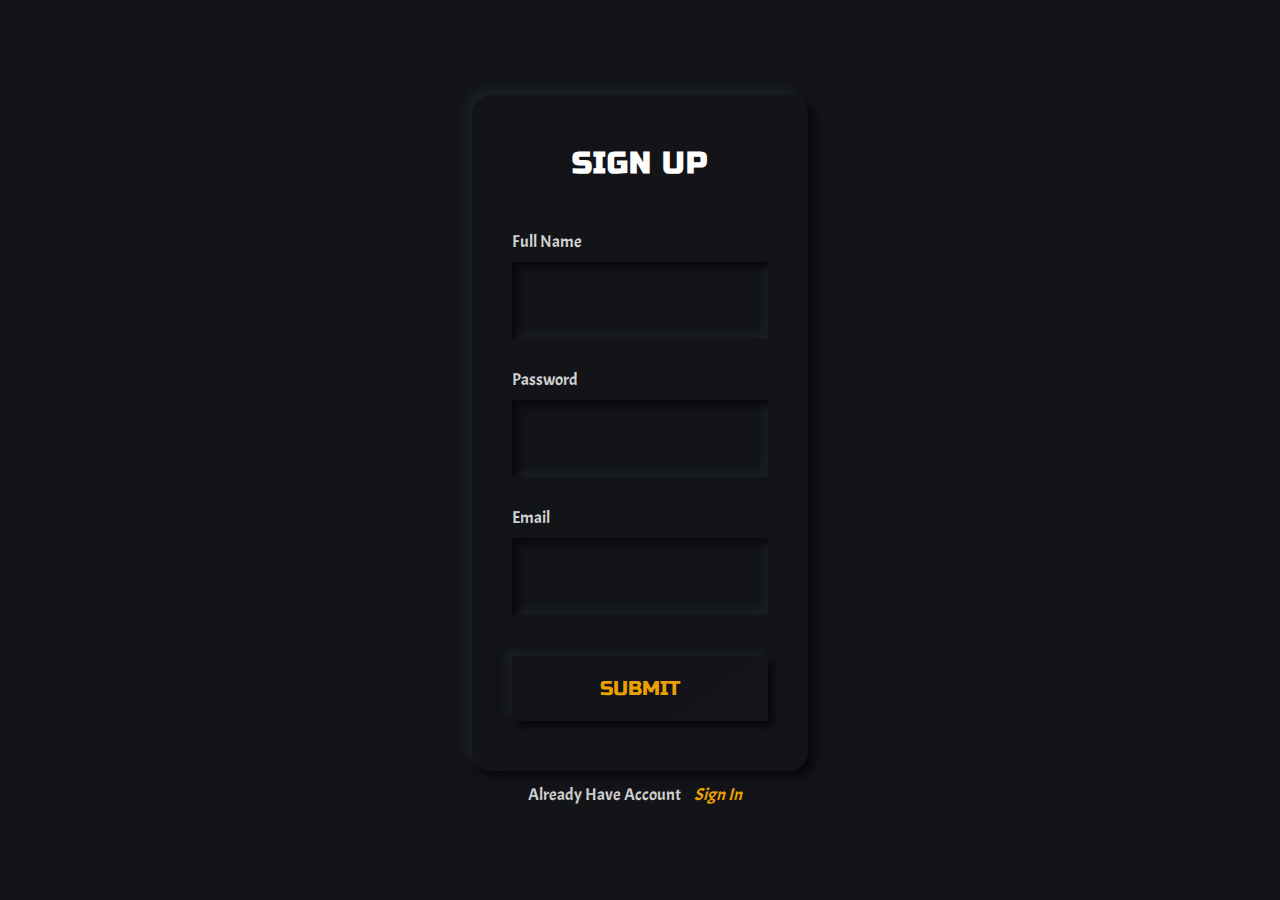
<file: index.html>
<!DOCTYPE html>
<html lang="en">
  <head>
    <meta charset="UTF-8" />
    <meta http-equiv="X-UA-Compatible" content="IE=edge" />
    <meta name="viewport" content="width=device-width, initial-scale=1.0" />
    <link rel="stylesheet" href="style.css" />
    <title>Sign Up</title>
  </head>
  <body>
    <form>
      <h2>SIGN UP</h2>
      <label>Full Name</label>
      <input type="text" />
      <label>Password</label>
      <input type="password" />
      <label>Email</label>
      <input type="email" />
      <button>SUBMIT</button>
    </form>
    <p>Already Have Account <a href="signIn.html">Sign In</a></p>
  </body>
</html>
</file>
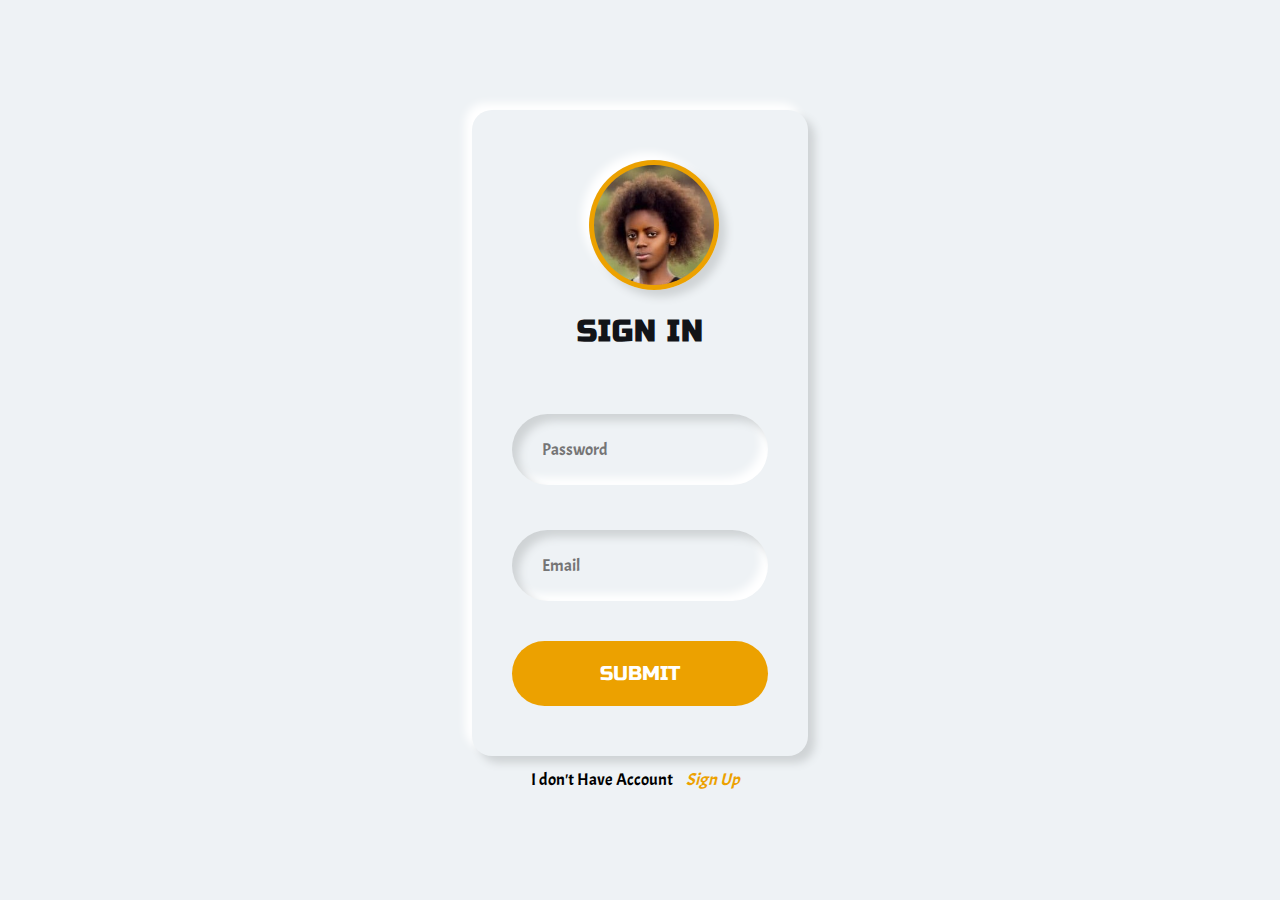
<file: signIn.html>
<!DOCTYPE html>
<html lang="en">
  <head>
    <meta charset="UTF-8" />
    <meta http-equiv="X-UA-Compatible" content="IE=edge" />
    <meta name="viewport" content="width=device-width, initial-scale=1.0" />
    <link rel="stylesheet" href="signIn.css" />
    <title>Sign In</title>
  </head>
  <body>
    <form>
      <div class="user">
        <img src="user.jpg" />
      </div>
      <h2>SIGN IN</h2>
      <input type="password" placeholder="Password" />
      <input type="email" placeholder="Email" />
      <button>SUBMIT</button>
    </form>
    <p>I don't Have Account <a href="index.html">Sign Up</a></p>
  </body>
</html>
</file>
<file: style.css>
@import url("https://fonts.googleapis.com/css2?family=Acme&family=Baloo+2&family=Roboto:wght@300&family=Russo+One&display=swap");
/* font-family: 'Acme', sans-serif;
font-family: 'Baloo 2', cursive;
font-family: 'Roboto', sans-serif;
font-family: 'Russo One', sans-serif; */

* {
  padding: 0;
  margin: 0;
}
body {
  display: flex;
  justify-content: center;
  align-items: center;
  height: 100vh;
  background: #121418;
  flex-direction: column;
}
body p {
  margin-top: 1%;
  font-size: 17px;
  font-family: "Acme", sans-serif;
  color: rgb(206, 206, 206);
}
body p a {
  padding: 0 10px;
  font-style: italic;
  color: #eca100;
  text-decoration: none;
}
input,
button:focus {
  outline: none;
}
form {
  background-color: #121418;
  padding: 50px 40px;
  display: flex;
  justify-content: center;
  flex-direction: column;
  width: 20%;
  border-radius: 20px;
  box-shadow: 6px 6px 10px #07080a, -6px -6px 10px #1d2026;
}

form h2 {
  font-size: 30px;
  font-family: "Russo One", sans-serif;
  text-align: center;
  margin-bottom: 50px;
  color: #fff;
  letter-spacing: 1px;
}
form label {
  font-size: 17px;
  font-family: "Acme", sans-serif;
  color: #d1d1d1;
}
form input {
  margin: 10px 0 30px 0;
  padding: 25px 10px;
  border: 0;
  background-color: #121418;
  font-family: "Baloo 2", cursive;
  color: #eca100;
  font-size: 17px;
  box-shadow: inset 5px 5px 8px #07080a, inset -5px -5px 8px #1d2026;
}

form button {
  width: 100%;
  margin: 4% 0 0 0;
  padding: 20px 10px;
  background: linear-gradient(145deg, #101216, #13151a);
  box-shadow: 5px 5px 8px #07080a, -5px -5px 8px #1d2026;
  border: 0;
  color: #eca100;
  font-size: 20px;
  font-family: "Russo One", sans-serif;
}
</file>
<file: signIn.css>
@import url("https://fonts.googleapis.com/css2?family=Acme&family=Baloo+2&family=Roboto:wght@300&family=Russo+One&display=swap");
/* font-family: 'Acme', sans-serif;
font-family: 'Baloo 2', cursive;
font-family: 'Roboto', sans-serif;
font-family: 'Russo One', sans-serif; */

* {
  padding: 0;
  margin: 0;
}
body {
  display: flex;
  justify-content: center;
  align-items: center;
  height: 100vh;
  background: #eef2f5;
  flex-direction: column;
}
body p {
  margin-top: 1%;
  font-size: 17px;
  font-family: "Acme", sans-serif;
  color: black;
}
body p a {
  padding: 0 10px;
  font-style: italic;
  color: #eca100;
  text-decoration: none;
}
input,
button:focus {
  outline: none;
}
.user {
  width: 130px;
  height: 130px;
  background: linear-gradient(145deg, #eca100, #eca100);
  box-shadow: 7px 7px 9px #cfd3d5, -7px -7px 9px #ffffff;
  border-radius: 100px;
  margin: 0 0 9% 30%;
  display: flex;
  justify-content: center;
  align-items: center;
}
.user img {
  width: 120px;
  height: 120px;
  border-radius: 100px;
  object-fit: cover;
}
form {
  background-color: #eef2f5;
  padding: 50px 40px;
  display: flex;
  justify-content: center;
  flex-direction: column;
  width: 20%;
  border-radius: 20px;
  box-shadow: 7px 7px 9px #cfd3d5, -7px -7px 9px #ffffff;
}

form h2 {
  font-size: 30px;
  font-family: "Russo One", sans-serif;
  text-align: center;
  margin-bottom: 50px;
  color: #121418;
  letter-spacing: 1px;
}

form input {
  margin: 15px 0 30px 0;
  padding: 25px 30px;
  border: 0;
  background-color: #eef2f5;
  font-family: "Acme", sans-serif;
  color: #eca100;
  font-size: 17px;
  border-radius: 50px;
  box-shadow: inset 7px 7px 9px #cfd3d5, inset -7px -7px 9px #ffffff;
}

form button {
  width: 100%;
  margin: 4% 0 0 0;
  padding: 20px 10px;
  background: #eca100;
  border: 0;
  color: white;
  font-size: 20px;
  border-radius: 50px;
  font-family: "Russo One", sans-serif;
}
</file>
